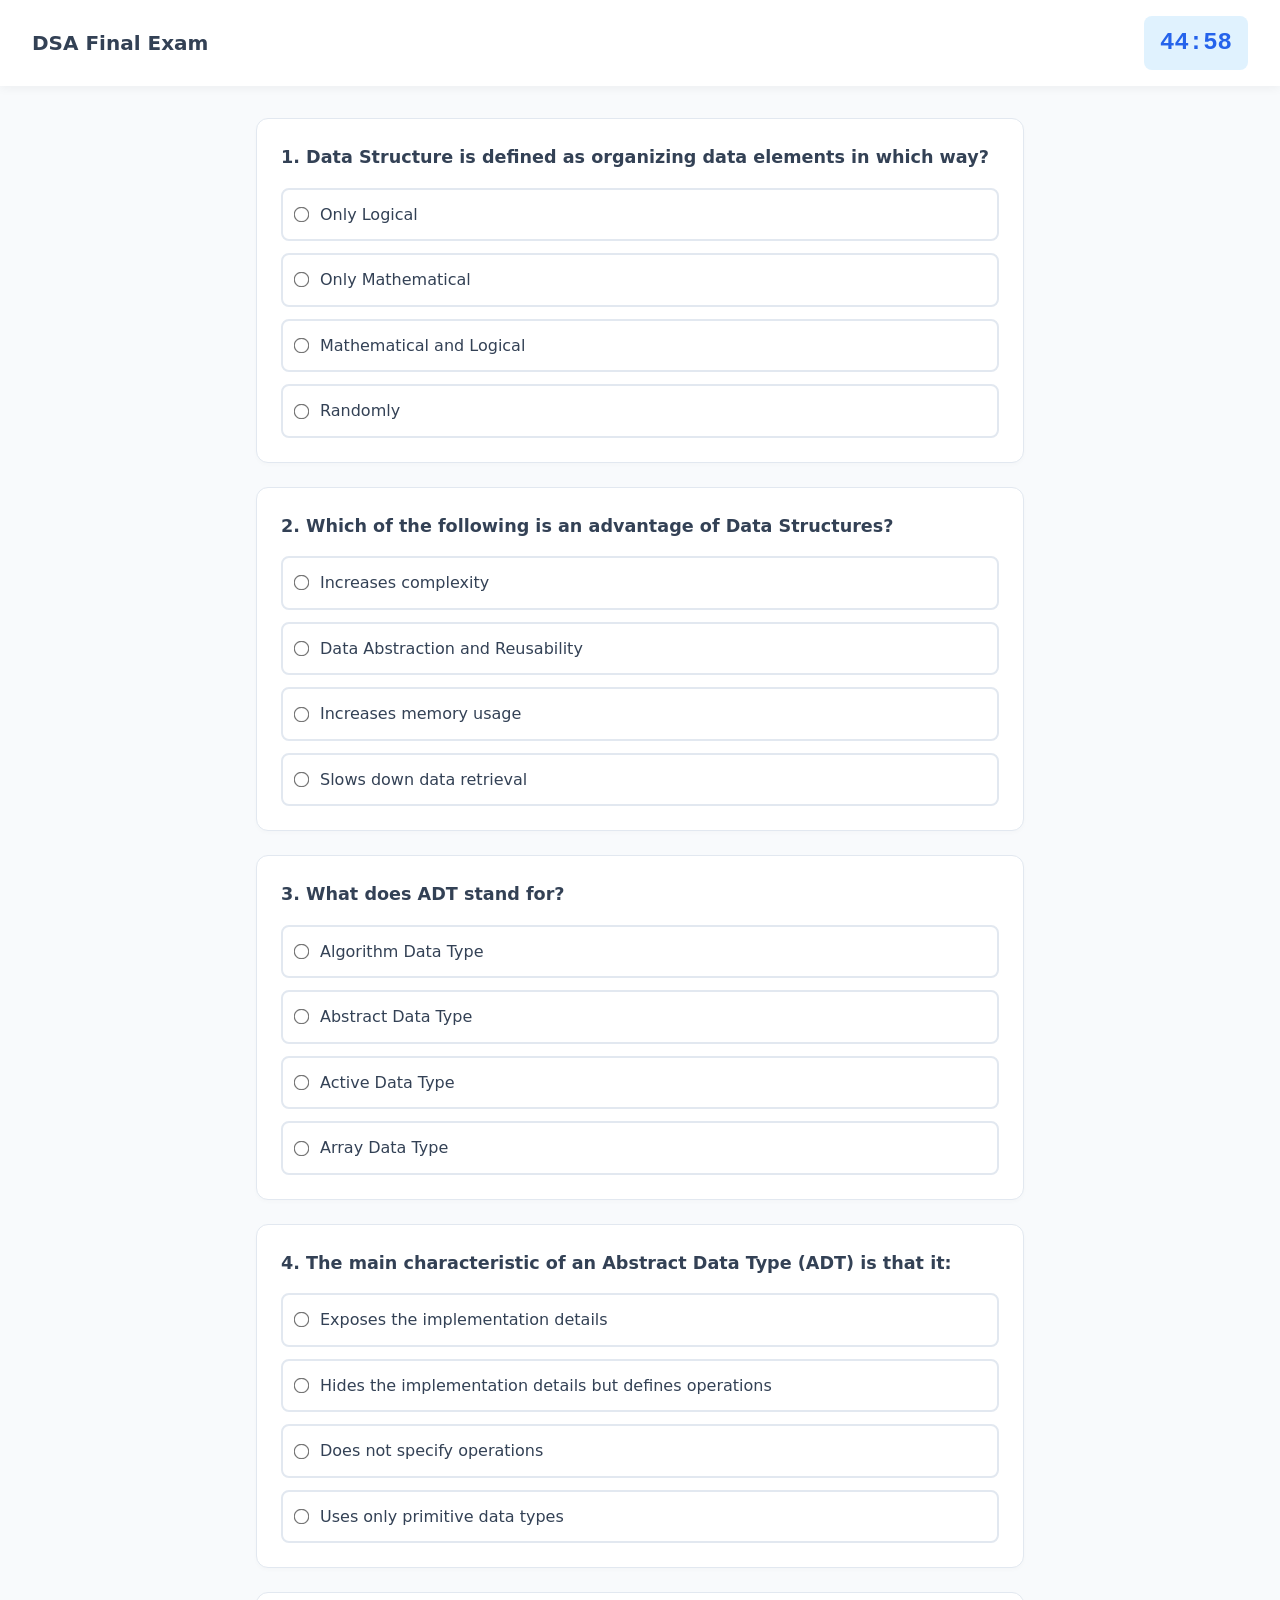
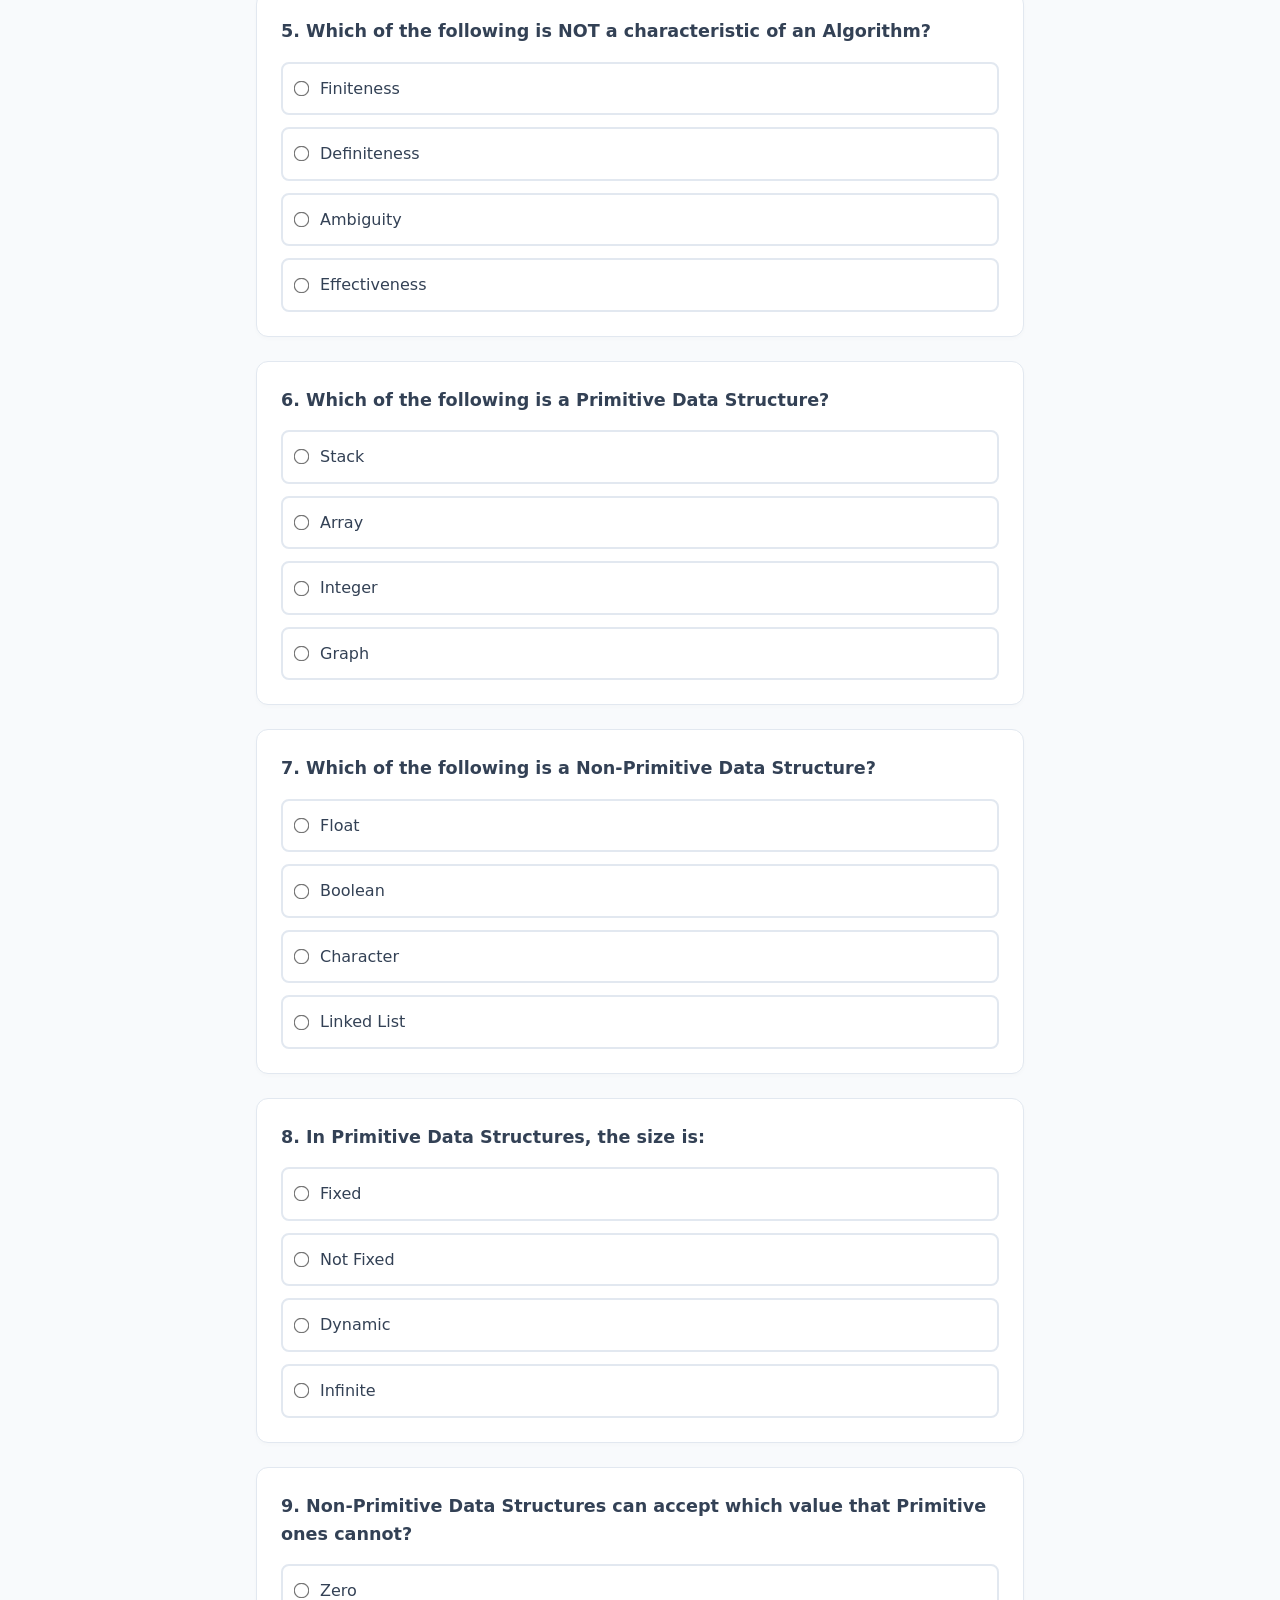
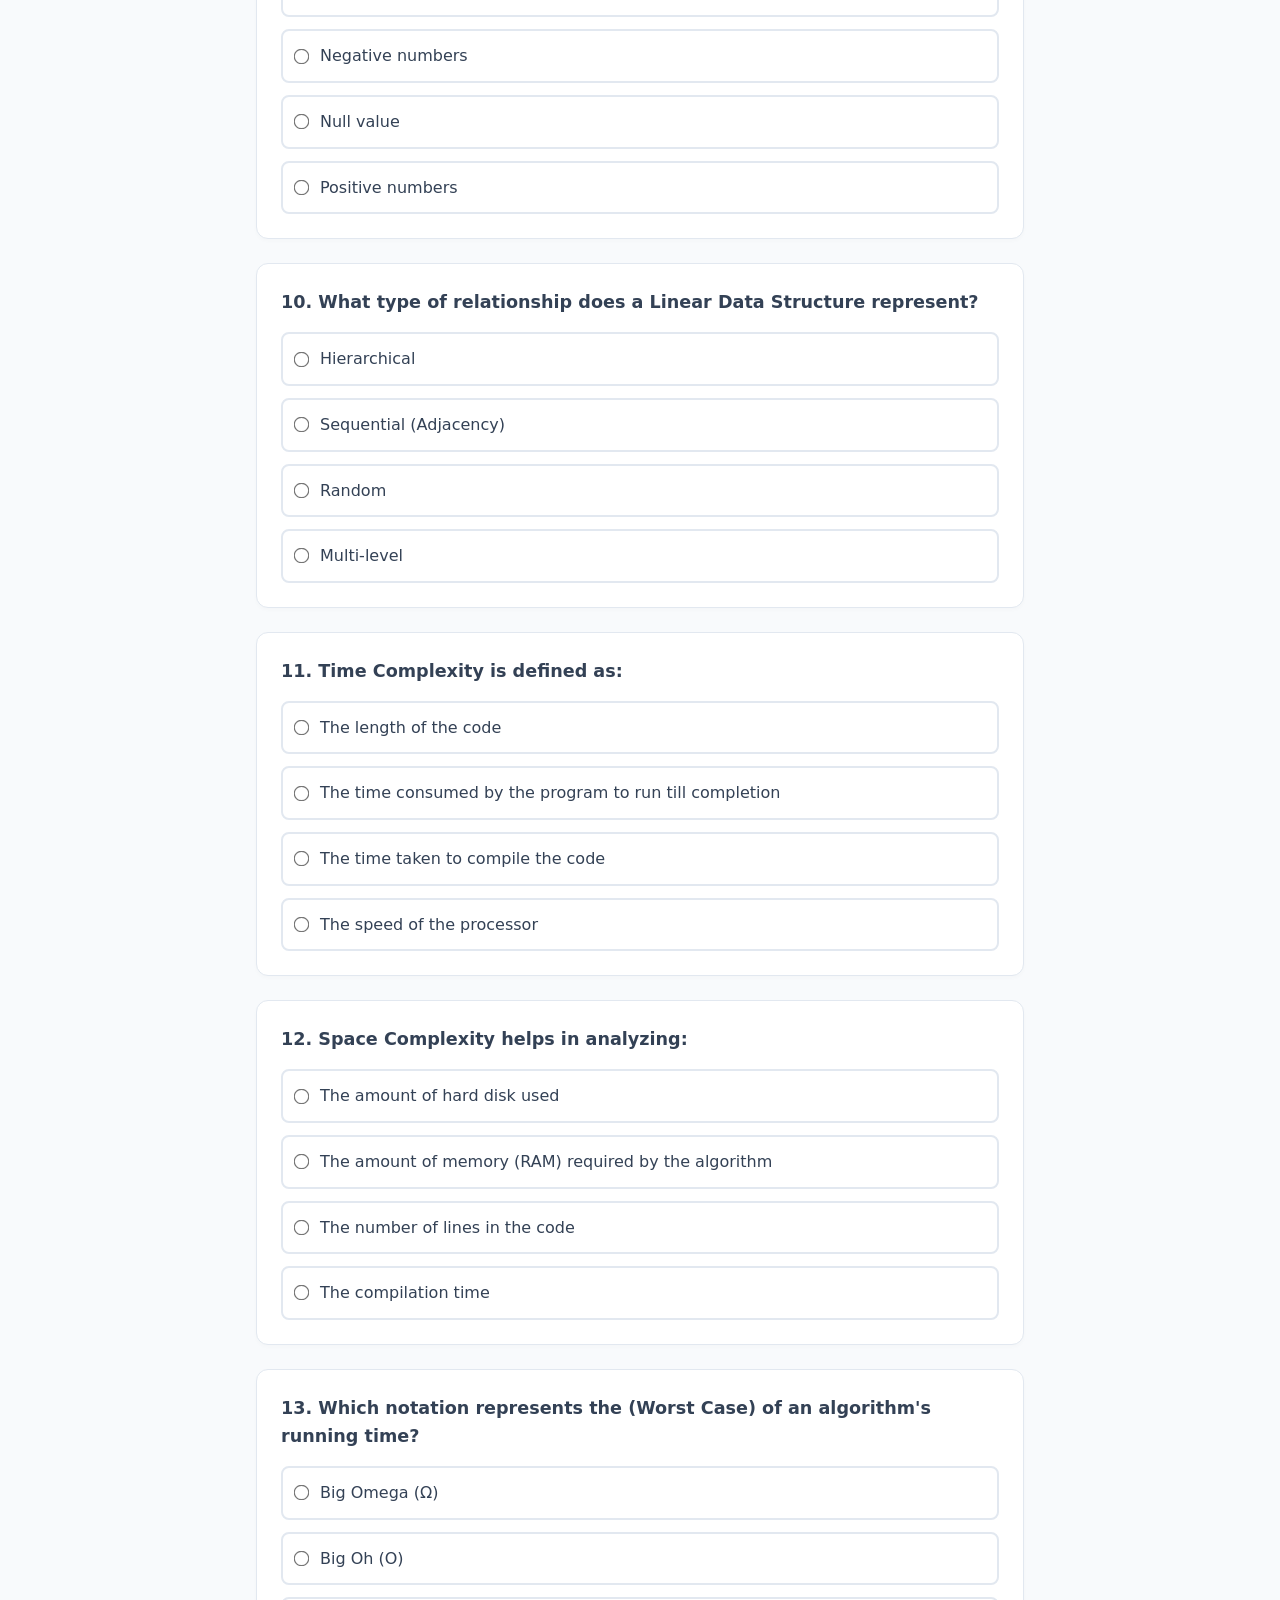
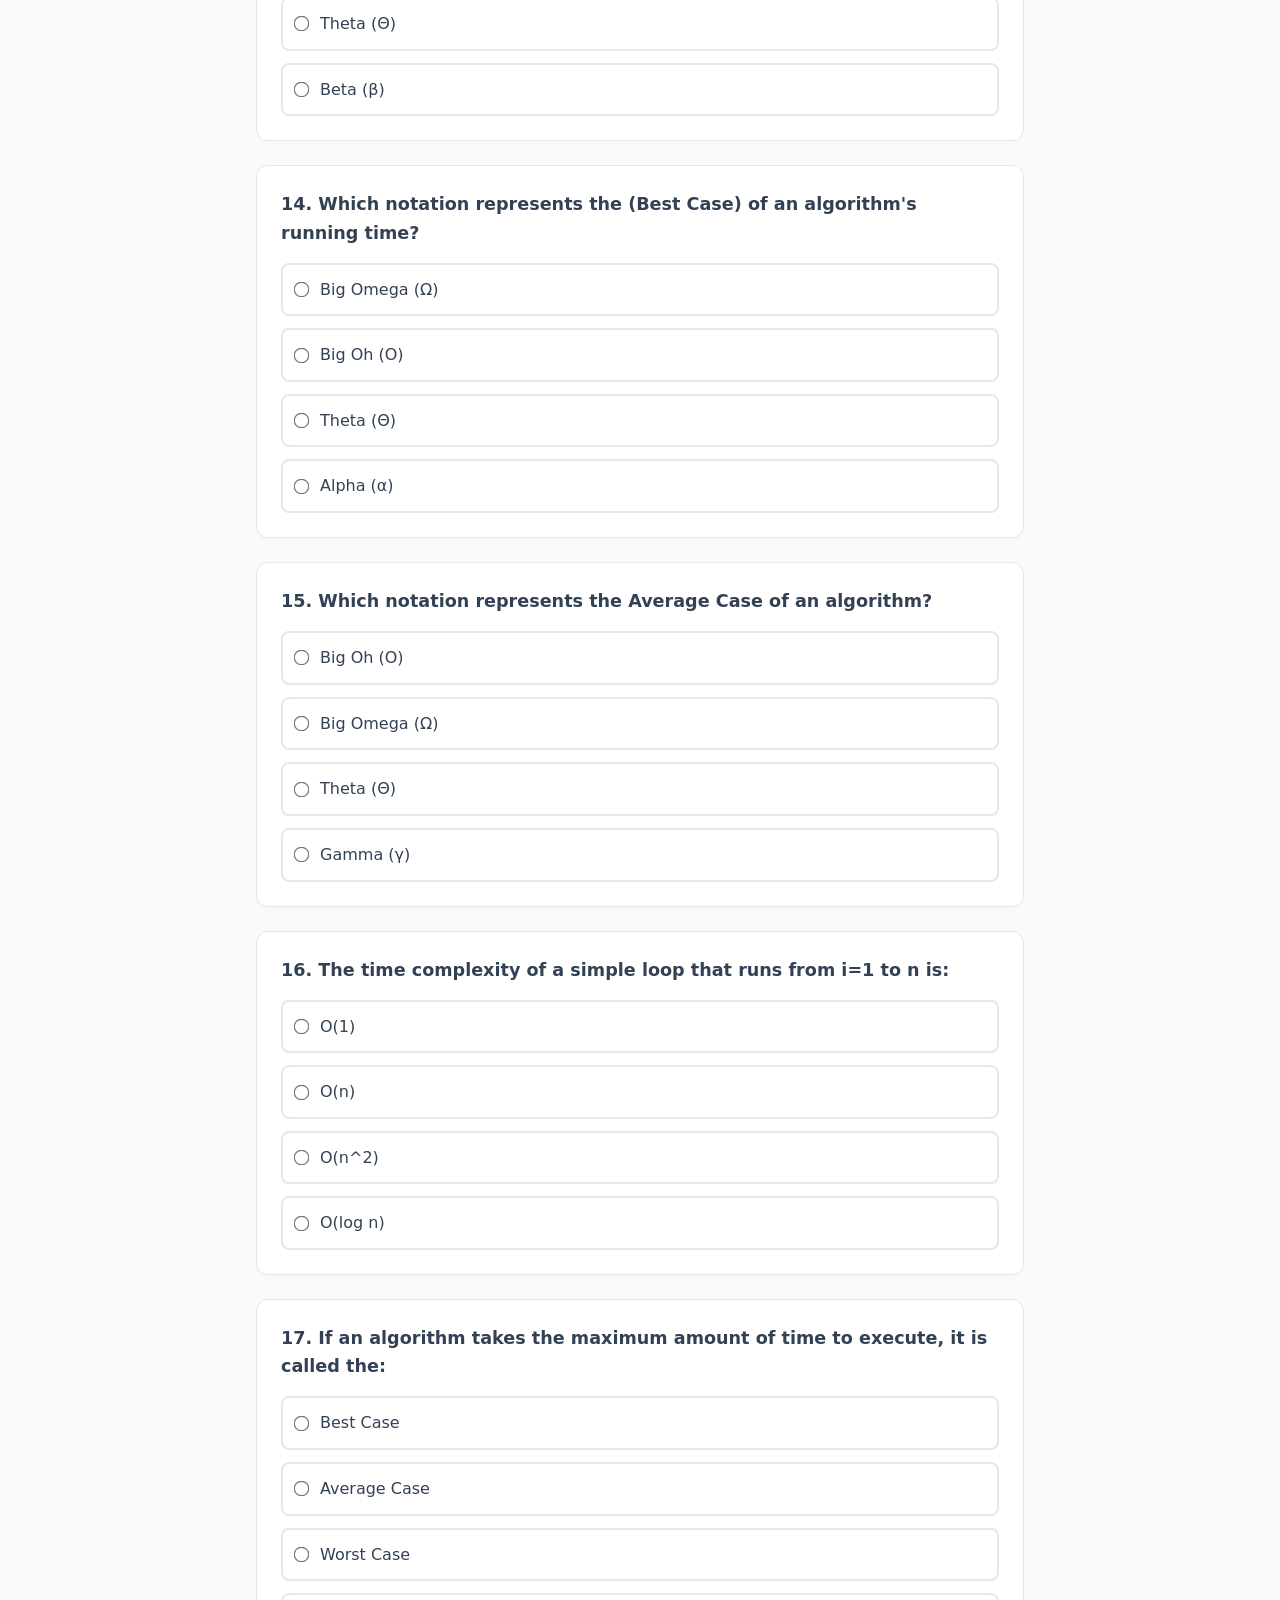
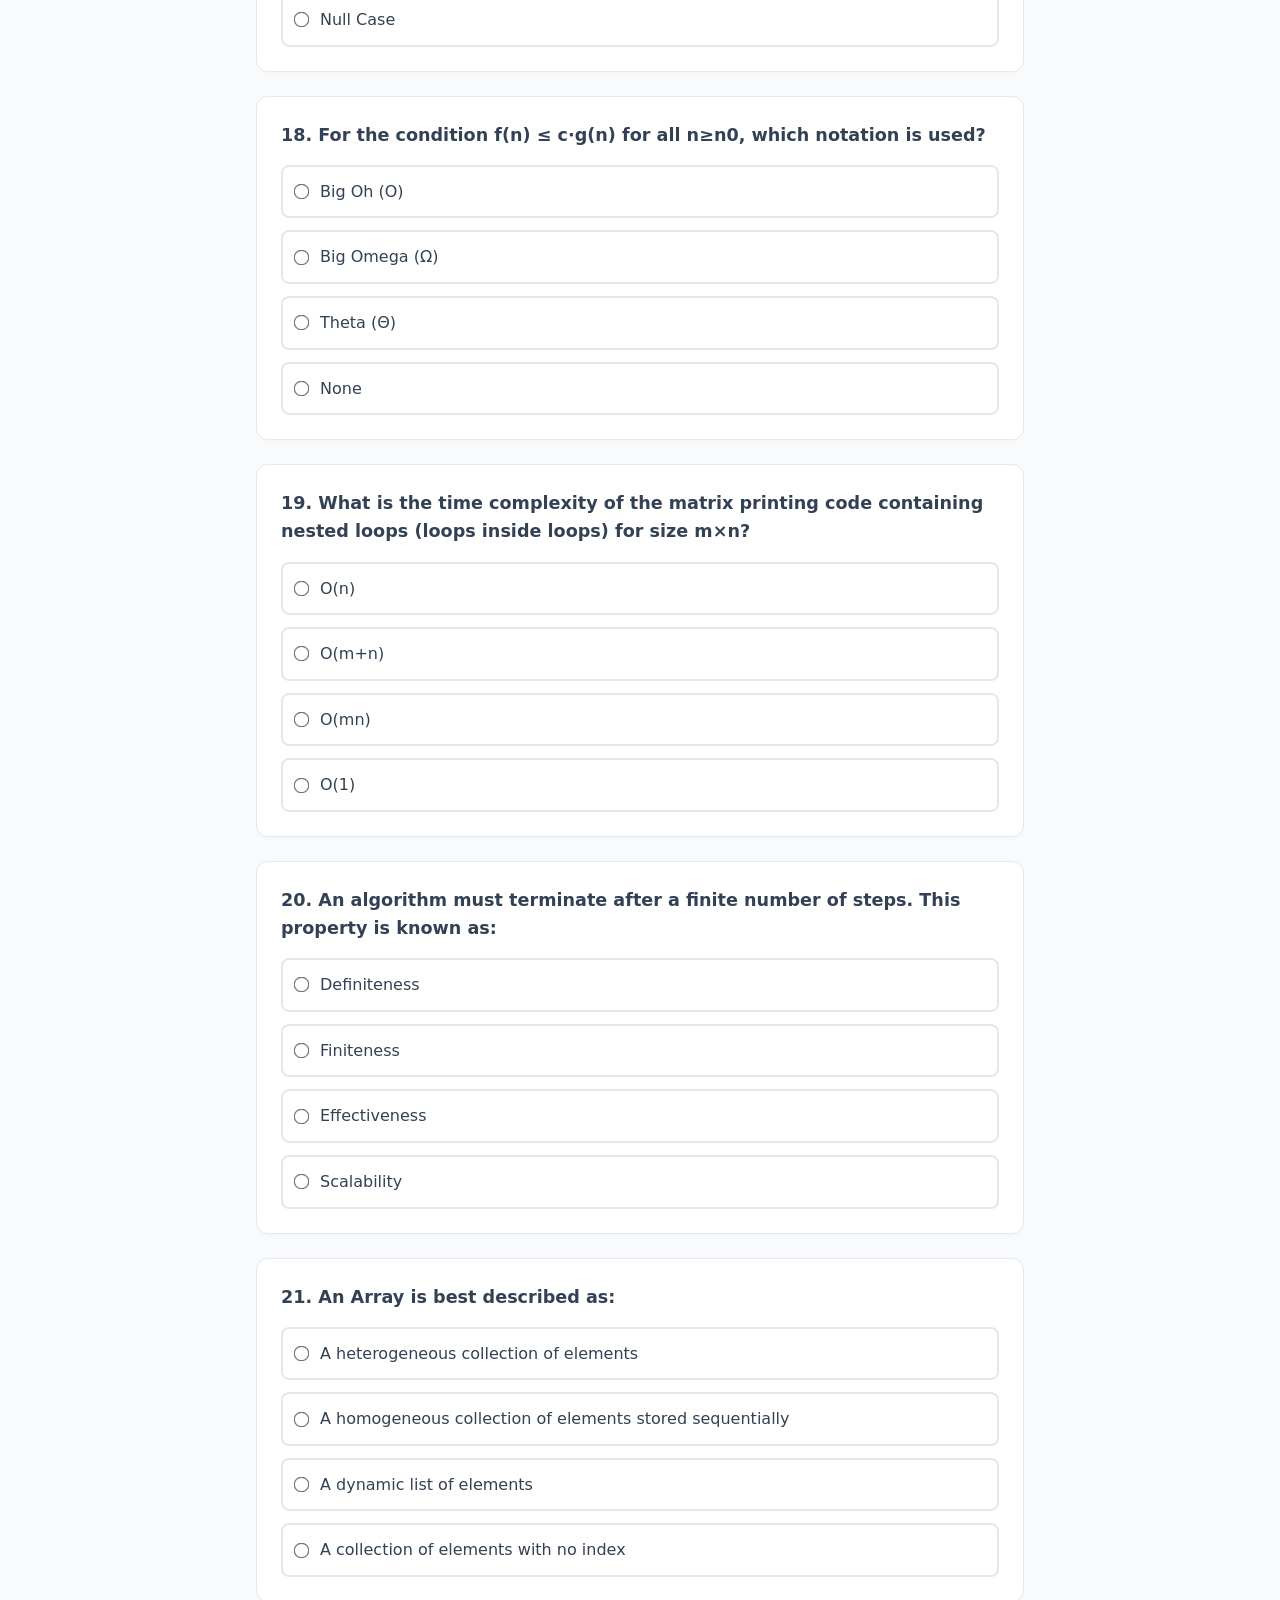
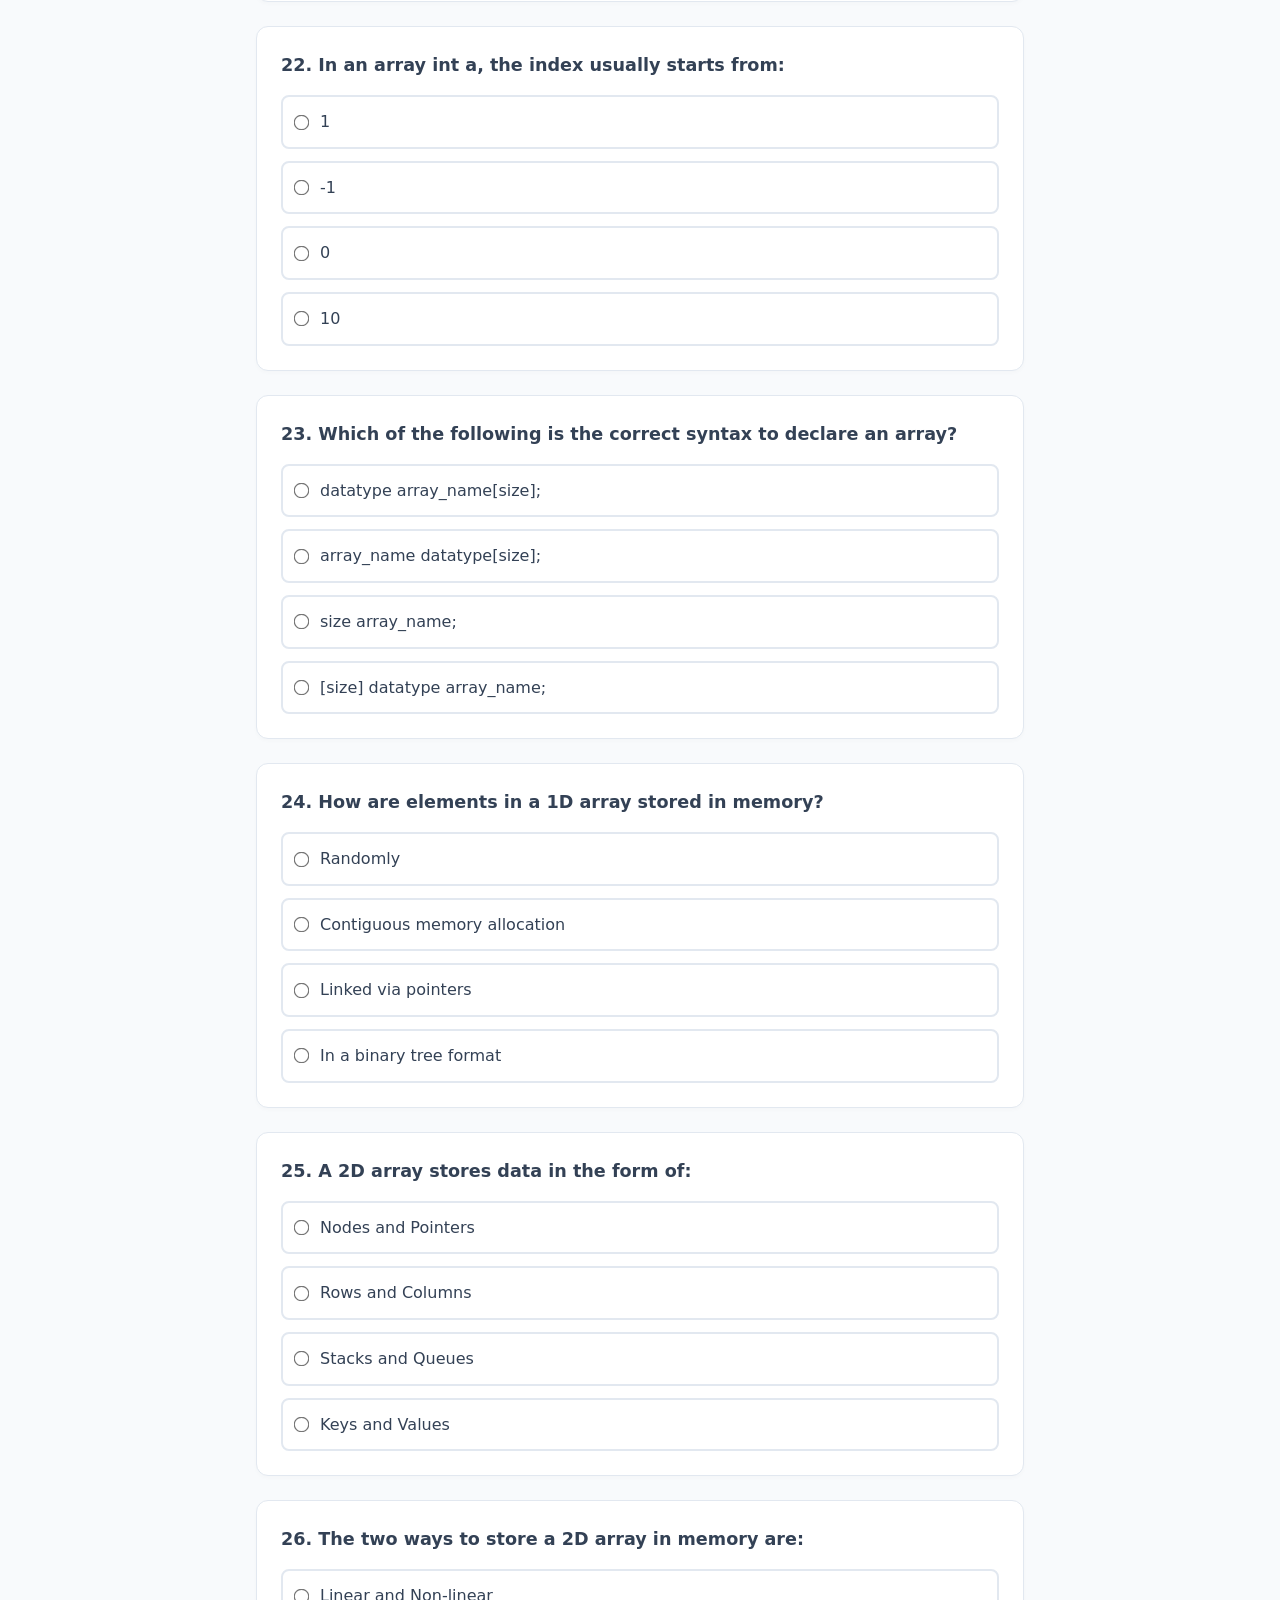
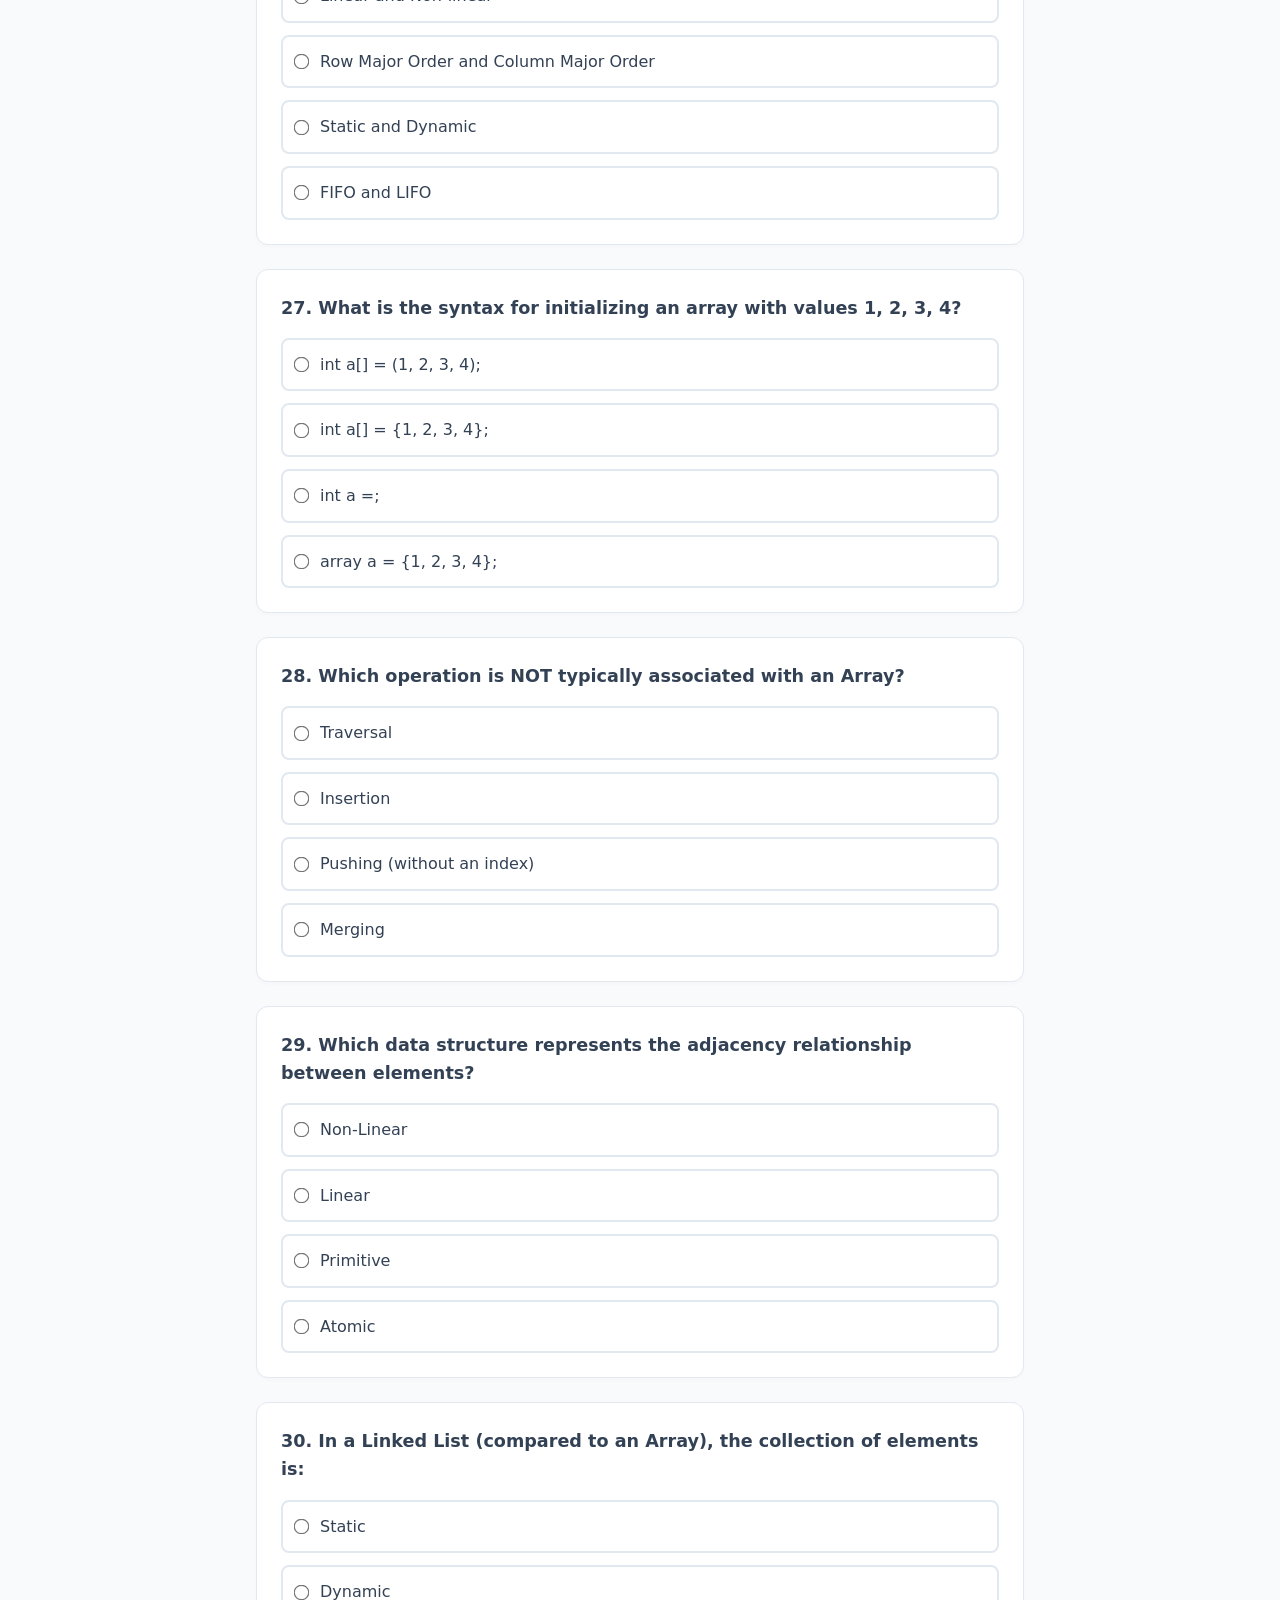
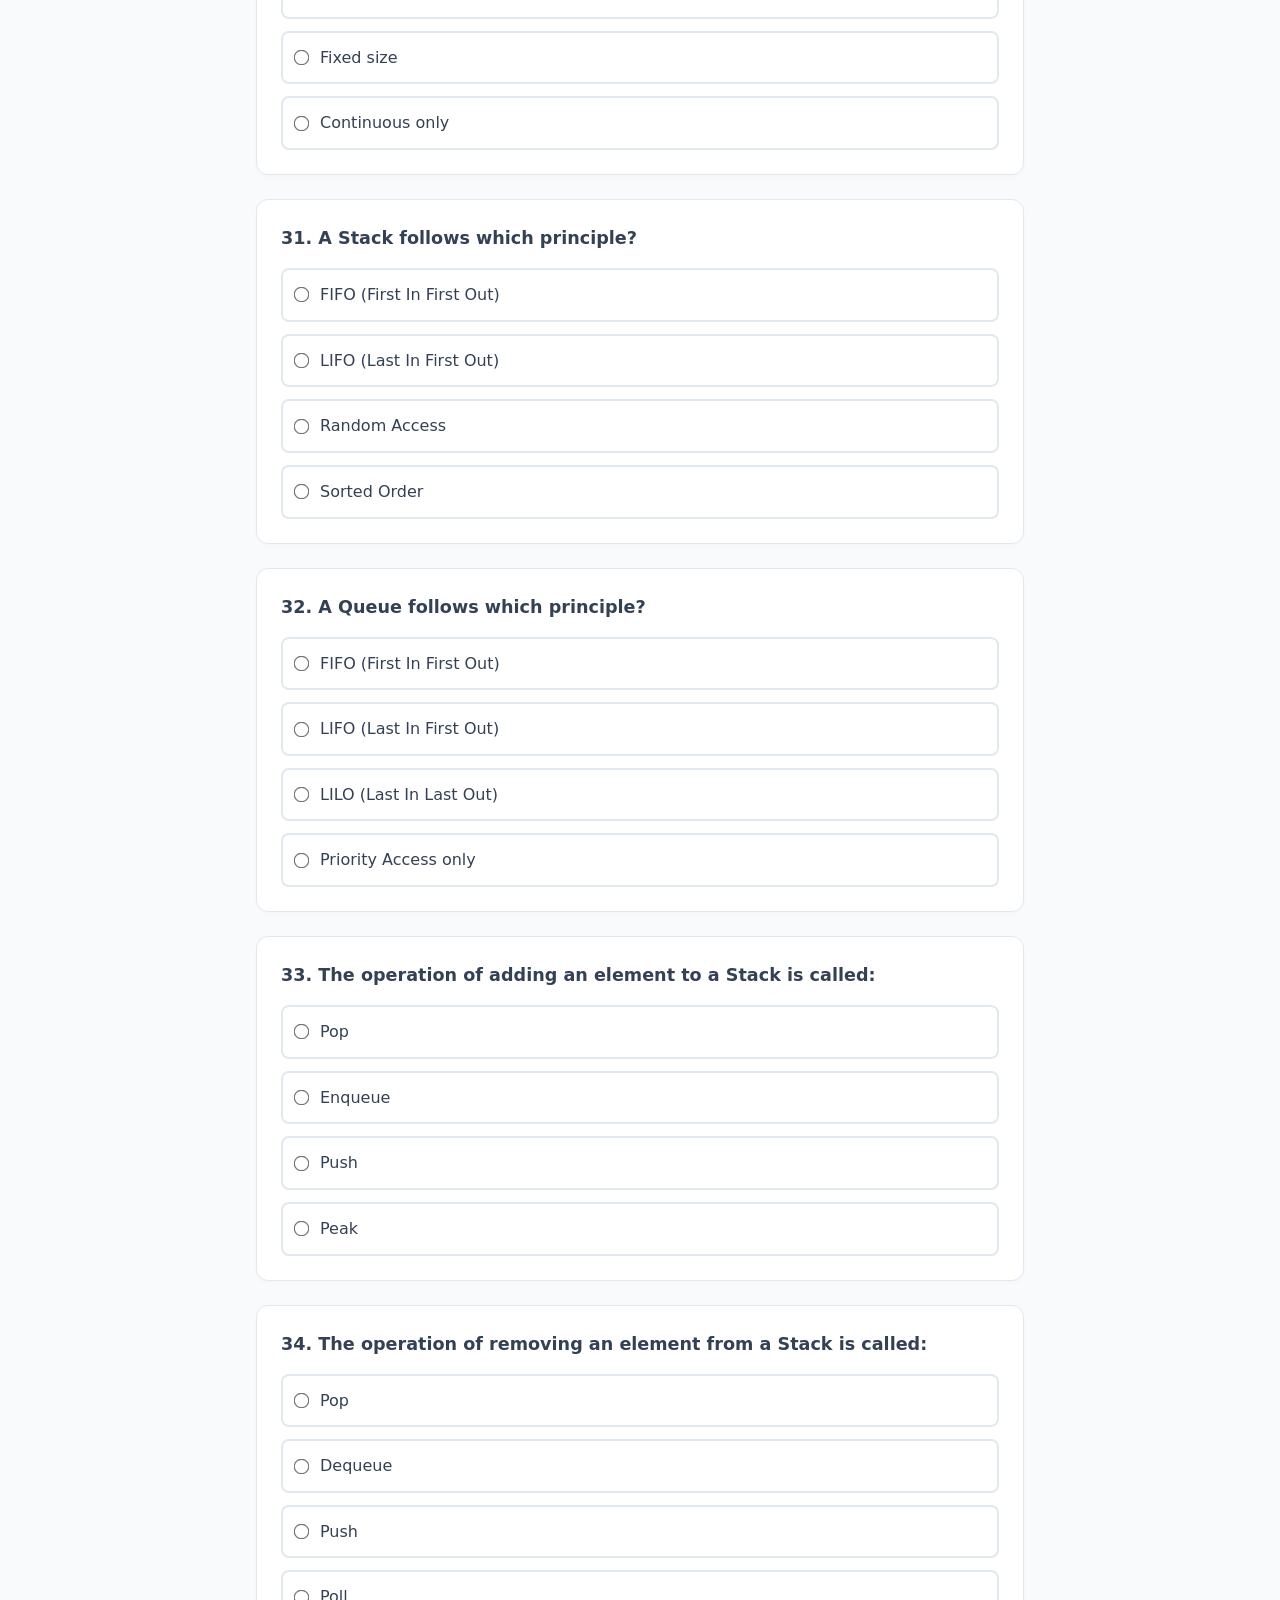
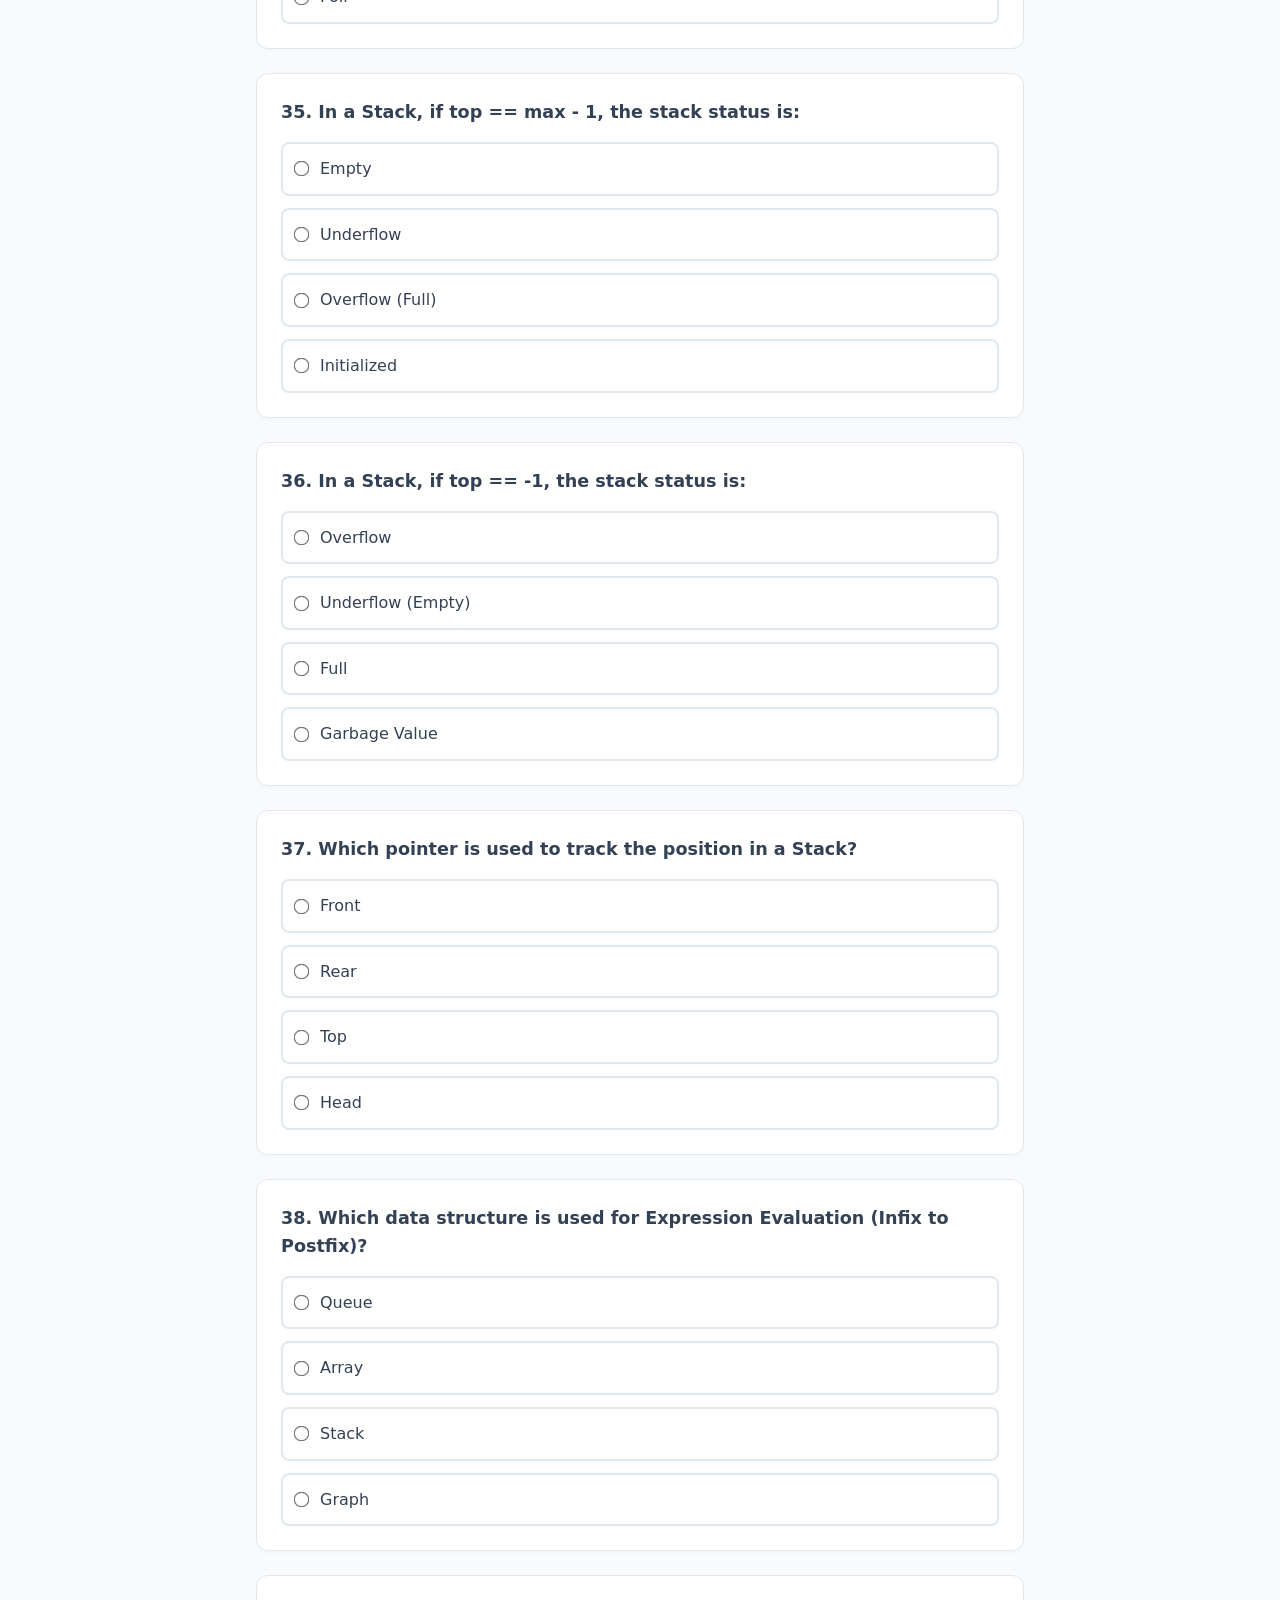
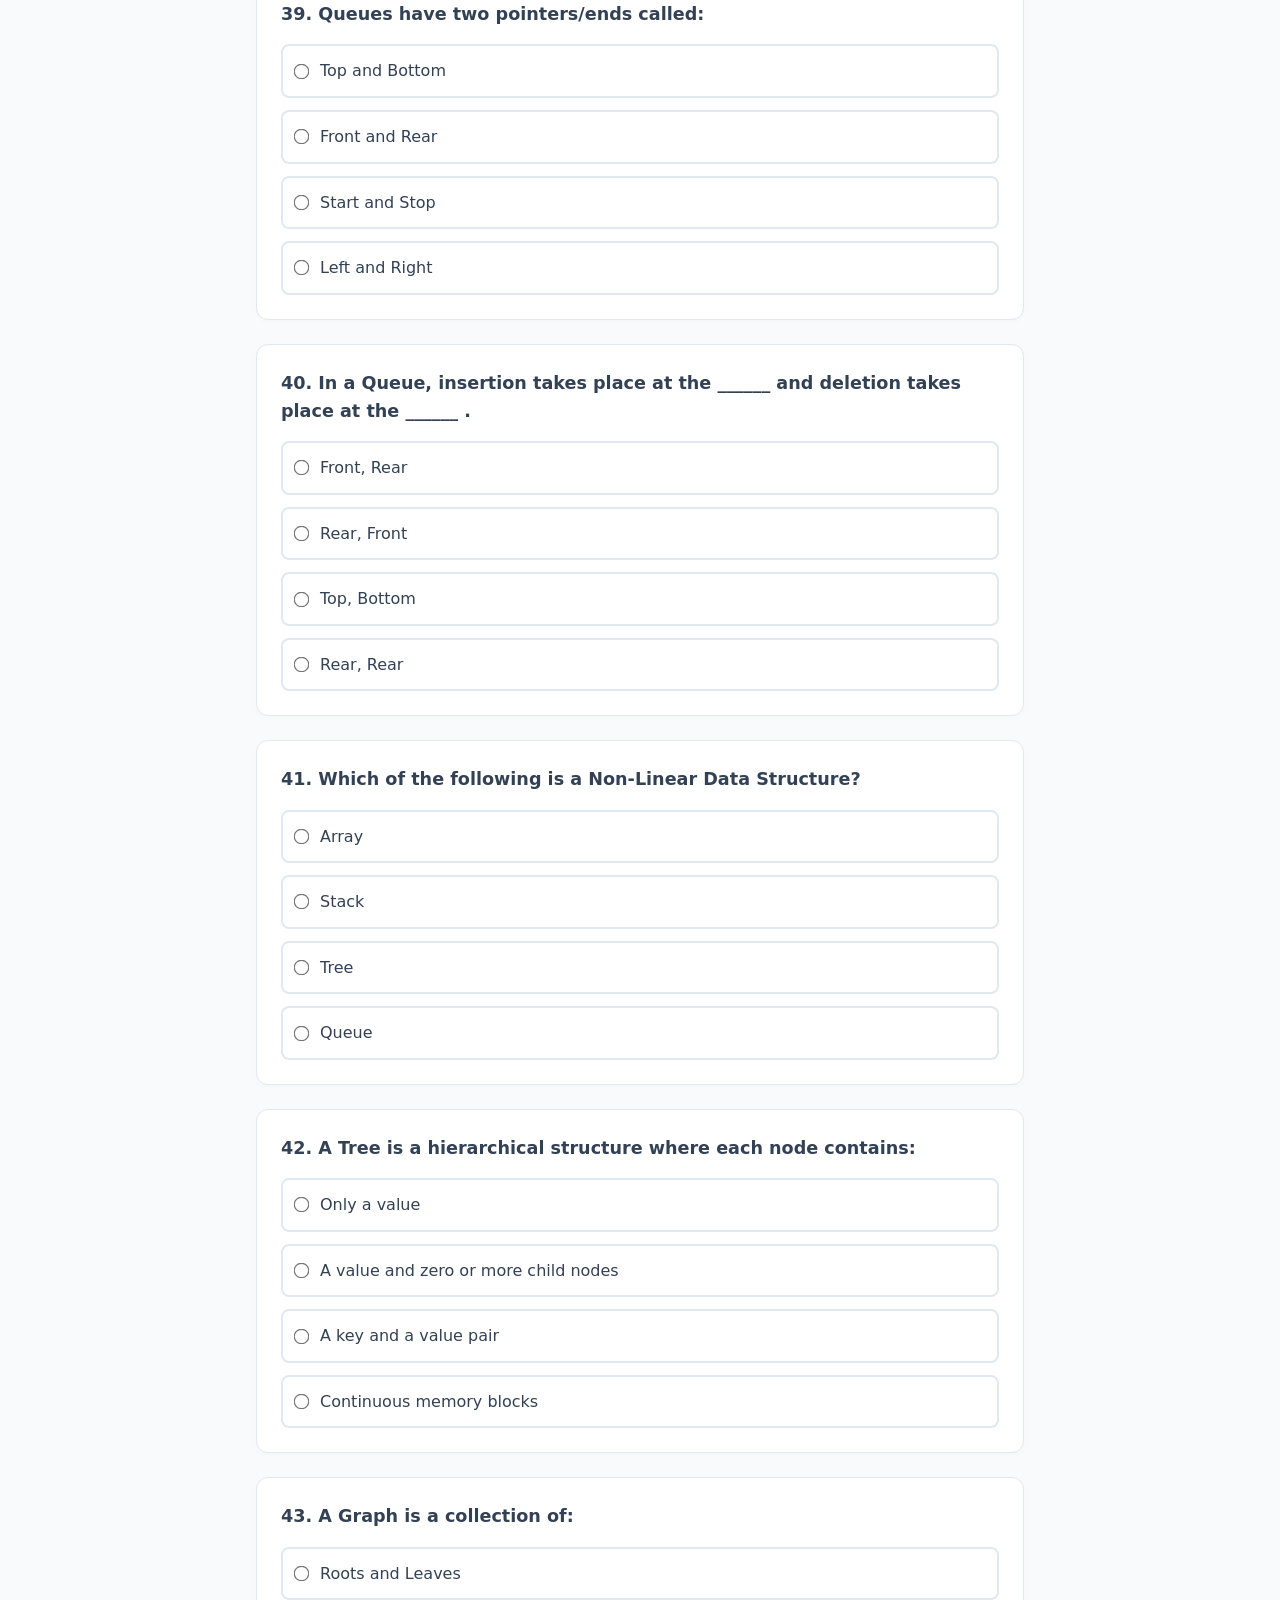
<file: index.html>
<!DOCTYPE html>
<html lang="en">
<head>
    <meta charset="UTF-8">
    <meta name="viewport" content="width=device-width, initial-scale=1.0">
    <title>Data Structures & Algorithms Exam</title>
    <style>
        :root {
            --primary-color: #2563eb;
            --text-color: #334155;
            --bg-color: #f8fafc;
            --card-bg: #ffffff;
            --success-color: #22c55e;
            --error-color: #ef4444;
        }

        * {
            box-sizing: border-box;
            margin: 0;
            padding: 0;
        }

        body {
            font-family: 'Segoe UI', system-ui, -apple-system, sans-serif;
            background-color: var(--bg-color);
            color: var(--text-color);
            line-height: 1.6;
            padding-bottom: 80px;
        }

        /* --- Sticky Header & Timer --- */
        header {
            background: var(--card-bg);
            padding: 1rem 2rem;
            position: sticky;
            top: 0;
            z-index: 100;
            box-shadow: 0 2px 10px rgba(0,0,0,0.05);
            display: flex;
            justify-content: space-between;
            align-items: center;
        }

        h1 {
            font-size: 1.25rem;
            font-weight: 600;
        }

        #timer {
            font-family: 'Courier New', monospace;
            font-size: 1.5rem;
            font-weight: 700;
            color: var(--primary-color);
            background: #e0f2fe;
            padding: 0.5rem 1rem;
            border-radius: 8px;
        }

        .timer-warning {
            color: #dc2626 !important;
            background: #fee2e2 !important;
            animation: pulse 1s infinite;
        }

        @keyframes pulse {
            0% { opacity: 1; }
            50% { opacity: 0.5; }
            100% { opacity: 1; }
        }

        /* --- Quiz Container --- */
        .container {
            max-width: 800px;
            margin: 2rem auto;
            padding: 0 1rem;
        }

        .question-card {
            background: var(--card-bg);
            padding: 1.5rem;
            margin-bottom: 1.5rem;
            border-radius: 12px;
            box-shadow: 0 2px 4px rgba(0,0,0,0.02);
            border: 1px solid #e2e8f0;
            transition: transform 0.2s;
        }

        .question-text {
            font-weight: 600;
            font-size: 1.1rem;
            margin-bottom: 1rem;
        }

        .options-grid {
            display: grid;
            gap: 0.75rem;
        }

        label {
            display: flex;
            align-items: center;
            padding: 0.75rem;
            border: 2px solid #e2e8f0;
            border-radius: 8px;
            cursor: pointer;
            transition: all 0.2s;
        }

        label:hover {
            border-color: var(--primary-color);
            background: #eff6ff;
        }

        input[type="radio"] {
            margin-right: 12px;
            transform: scale(1.2);
            accent-color: var(--primary-color);
        }

        /* --- Results Styling --- */
        .correct-answer {
            background-color: #dcfce7 !important;
            border-color: var(--success-color) !important;
            color: #14532d;
        }

        .wrong-answer {
            background-color: #fee2e2 !important;
            border-color: var(--error-color) !important;
            color: #7f1d1d;
        }

        .score-board {
            display: none; /* Hidden initially */
            background: var(--primary-color);
            color: white;
            padding: 2rem;
            border-radius: 12px;
            text-align: center;
            margin-bottom: 2rem;
        }

        .score-big {
            font-size: 3rem;
            font-weight: 800;
            display: block;
        }

        /* --- Footer/Submit --- */
        .submit-section {
            text-align: center;
            margin-top: 2rem;
        }

        button {
            background: var(--primary-color);
            color: white;
            border: none;
            padding: 1rem 3rem;
            font-size: 1.1rem;
            font-weight: 600;
            border-radius: 50px;
            cursor: pointer;
            box-shadow: 0 4px 12px rgba(37, 99, 235, 0.3);
            transition: transform 0.2s;
        }

        button:hover {
            transform: translateY(-2px);
            background: #1d4ed8;
        }

        button:disabled {
            background: #94a3b8;
            cursor: not-allowed;
            transform: none;
        }
    </style>
</head>
<body>

<header>
    <h1>DSA Final Exam</h1>
    <div id="timer">45:00</div>
</header>

<div class="container">
    <div id="result-area" class="score-board">
        <h2>Exam Completed!</h2>
        <span class="score-big" id="score-display">0 / 50</span>
        <p id="percentage-display">0%</p>
        <p style="margin-top:10px; opacity:0.9">Review your answers below.</p>
    </div>

    <form id="quiz-form">
        <div id="questions-container"></div>
        
        <div class="submit-section">
            <button type="submit" id="submit-btn">Submit Exam</button>
        </div>
    </form>
</div>

<script>
    // --- Configuration ---
    const TIME_LIMIT_MINUTES = 45;
    
    // --- Data Source (Parsed from your provided text) ---
    // Mapping: A=0, B=1, C=2, D=3
    const quizData = [
        // Section A
        { q: "1. Data Structure is defined as organizing data elements in which way?", options: ["Only Logical", "Only Mathematical", "Mathematical and Logical", "Randomly"], ans: 2 },
        { q: "2. Which of the following is an advantage of Data Structures?", options: ["Increases complexity", "Data Abstraction and Reusability", "Increases memory usage", "Slows down data retrieval"], ans: 1 },
        { q: "3. What does ADT stand for?", options: ["Algorithm Data Type", "Abstract Data Type", "Active Data Type", "Array Data Type"], ans: 1 },
        { q: "4. The main characteristic of an Abstract Data Type (ADT) is that it:", options: ["Exposes the implementation details", "Hides the implementation details but defines operations", "Does not specify operations", "Uses only primitive data types"], ans: 1 },
        { q: "5. Which of the following is NOT a characteristic of an Algorithm?", options: ["Finiteness", "Definiteness", "Ambiguity", "Effectiveness"], ans: 2 },
        { q: "6. Which of the following is a Primitive Data Structure?", options: ["Stack", "Array", "Integer", "Graph"], ans: 2 },
        { q: "7. Which of the following is a Non-Primitive Data Structure?", options: ["Float", "Boolean", "Character", "Linked List"], ans: 3 },
        { q: "8. In Primitive Data Structures, the size is:", options: ["Fixed", "Not Fixed", "Dynamic", "Infinite"], ans: 0 },
        { q: "9. Non-Primitive Data Structures can accept which value that Primitive ones cannot?", options: ["Zero", "Negative numbers", "Null value", "Positive numbers"], ans: 2 },
        { q: "10. What type of relationship does a Linear Data Structure represent?", options: ["Hierarchical", "Sequential (Adjacency)", "Random", "Multi-level"], ans: 1 },

        // Section B
        { q: "11. Time Complexity is defined as:", options: ["The length of the code", "The time consumed by the program to run till completion", "The time taken to compile the code", "The speed of the processor"], ans: 1 },
        { q: "12. Space Complexity helps in analyzing:", options: ["The amount of hard disk used", "The amount of memory (RAM) required by the algorithm", "The number of lines in the code", "The compilation time"], ans: 1 },
        { q: "13. Which notation represents the (Worst Case) of an algorithm's running time?", options: ["Big Omega (Ω)", "Big Oh (O)", "Theta (Θ)", "Beta (β)"], ans: 1 },
        { q: "14. Which notation represents the (Best Case) of an algorithm's running time?", options: ["Big Omega (Ω)", "Big Oh (O)", "Theta (Θ)", "Alpha (α)"], ans: 0 },
        { q: "15. Which notation represents the Average Case of an algorithm?", options: ["Big Oh (O)", "Big Omega (Ω)", "Theta (Θ)", "Gamma (γ)"], ans: 2 },
        { q: "16. The time complexity of a simple loop that runs from i=1 to n is:", options: ["O(1)", "O(n)", "O(n^2)", "O(log n)"], ans: 1 },
        { q: "17. If an algorithm takes the maximum amount of time to execute, it is called the:", options: ["Best Case", "Average Case", "Worst Case", "Null Case"], ans: 2 },
        { q: "18. For the condition f(n) ≤ c⋅g(n) for all n≥n0, which notation is used?", options: ["Big Oh (O)", "Big Omega (Ω)", "Theta (Θ)", "None"], ans: 0 },
        { q: "19. What is the time complexity of the matrix printing code containing nested loops (loops inside loops) for size m×n?", options: ["O(n)", "O(m+n)", "O(mn)", "O(1)"], ans: 2 },
        { q: "20. An algorithm must terminate after a finite number of steps. This property is known as:", options: ["Definiteness", "Finiteness", "Effectiveness", "Scalability"], ans: 1 },

        // Section C
        { q: "21. An Array is best described as:", options: ["A heterogeneous collection of elements", "A homogeneous collection of elements stored sequentially", "A dynamic list of elements", "A collection of elements with no index"], ans: 1 },
        { q: "22. In an array int a, the index usually starts from:", options: ["1", "-1", "0", "10"], ans: 2 },
        { q: "23. Which of the following is the correct syntax to declare an array?", options: ["datatype array_name[size];", "array_name datatype[size];", "size array_name;", "[size] datatype array_name;"], ans: 0 },
        { q: "24. How are elements in a 1D array stored in memory?", options: ["Randomly", "Contiguous memory allocation", "Linked via pointers", "In a binary tree format"], ans: 1 },
        { q: "25. A 2D array stores data in the form of:", options: ["Nodes and Pointers", "Rows and Columns", "Stacks and Queues", "Keys and Values"], ans: 1 },
        { q: "26. The two ways to store a 2D array in memory are:", options: ["Linear and Non-linear", "Row Major Order and Column Major Order", "Static and Dynamic", "FIFO and LIFO"], ans: 1 },
        { q: "27. What is the syntax for initializing an array with values 1, 2, 3, 4?", options: ["int a[] = (1, 2, 3, 4);", "int a[] = {1, 2, 3, 4};", "int a =;", "array a = {1, 2, 3, 4};"], ans: 1 },
        { q: "28. Which operation is NOT typically associated with an Array?", options: ["Traversal", "Insertion", "Pushing (without an index)", "Merging"], ans: 2 },
        { q: "29. Which data structure represents the adjacency relationship between elements?", options: ["Non-Linear", "Linear", "Primitive", "Atomic"], ans: 1 },
        { q: "30. In a Linked List (compared to an Array), the collection of elements is:", options: ["Static", "Dynamic", "Fixed size", "Continuous only"], ans: 1 },

        // Section D
        { q: "31. A Stack follows which principle?", options: ["FIFO (First In First Out)", "LIFO (Last In First Out)", "Random Access", "Sorted Order"], ans: 1 },
        { q: "32. A Queue follows which principle?", options: ["FIFO (First In First Out)", "LIFO (Last In First Out)", "LILO (Last In Last Out)", "Priority Access only"], ans: 0 },
        { q: "33. The operation of adding an element to a Stack is called:", options: ["Pop", "Enqueue", "Push", "Peak"], ans: 2 },
        { q: "34. The operation of removing an element from a Stack is called:", options: ["Pop", "Dequeue", "Push", "Poll"], ans: 0 },
        { q: "35. In a Stack, if top == max - 1, the stack status is:", options: ["Empty", "Underflow", "Overflow (Full)", "Initialized"], ans: 2 },
        { q: "36. In a Stack, if top == -1, the stack status is:", options: ["Overflow", "Underflow (Empty)", "Full", "Garbage Value"], ans: 1 },
        { q: "37. Which pointer is used to track the position in a Stack?", options: ["Front", "Rear", "Top", "Head"], ans: 2 },
        { q: "38. Which data structure is used for Expression Evaluation (Infix to Postfix)?", options: ["Queue", "Array", "Stack", "Graph"], ans: 2 },
        { q: "39. Queues have two pointers/ends called:", options: ["Top and Bottom", "Front and Rear", "Start and Stop", "Left and Right"], ans: 1 },
        { q: "40. In a Queue, insertion takes place at the ______ and deletion takes place at the ______ .", options: ["Front, Rear", "Rear, Front", "Top, Bottom", "Rear, Rear"], ans: 1 },

        // Section E
        { q: "41. Which of the following is a Non-Linear Data Structure?", options: ["Array", "Stack", "Tree", "Queue"], ans: 2 },
        { q: "42. A Tree is a hierarchical structure where each node contains:", options: ["Only a value", "A value and zero or more child nodes", "A key and a value pair", "Continuous memory blocks"], ans: 1 },
        { q: "43. A Graph is a collection of:", options: ["Roots and Leaves", "Vertices and Edges", "Rows and Columns", "Tops and Bottoms"], ans: 1 },
        { q: "44. Which Data Structure uses Key-Value pairs for efficient lookup?", options: ["Stack", "Hash Table", "Queue", "Linked List"], ans: 1 },
        { q: "45. Which of the following is an application of Recursion mentioned in the notes?", options: ["Sorting an Array", "Tower of Hanoi", "Database Management", "Web Search"], ans: 1 },
        { q: "46. Which data structure is suitable for 'Key-based' problems (e.g., Dictionary)?", options: ["Stack", "Queue", "Hash Table", "Array"], ans: 2 },
        { q: "47. Primitive data types are manipulated directly by:", options: ["The Compiler", "Machine Instructions", "High-level functions", "The User"], ans: 1 },
        { q: "48. In Algorithm analysis, the 'Input' characteristic means:", options: ["The algorithm produces at least one output", "The algorithm takes zero or more inputs", "The algorithm runs infinitely", "The algorithm must be ambiguous"], ans: 1 },
        { q: "49. 'Efficiency' in algorithms primarily refers to minimizing:", options: ["Code length", "Variable names", "Time and Space resources", "User interaction"], ans: 2 },
        { q: "50. Which Data Structure allows memory to be allocated dynamically (nodes connected via pointers)?", options: ["Array", "Primitive Integer", "Linked List", "Stack (Static implementation)"], ans: 2 }
    ];

    // --- Core Logic ---
    const container = document.getElementById('questions-container');
    const timerDisplay = document.getElementById('timer');
    const form = document.getElementById('quiz-form');
    let timerInterval;

    // 1. Render Quiz
    function renderQuiz() {
        quizData.forEach((item, index) => {
            const card = document.createElement('div');
            card.className = 'question-card';
            card.id = `q-card-${index}`;

            const qText = document.createElement('div');
            qText.className = 'question-text';
            qText.textContent = item.q;
            card.appendChild(qText);

            const grid = document.createElement('div');
            grid.className = 'options-grid';

            item.options.forEach((opt, optIndex) => {
                const label = document.createElement('label');
                label.id = `label-${index}-${optIndex}`;
                
                const input = document.createElement('input');
                input.type = 'radio';
                input.name = `question-${index}`;
                input.value = optIndex;
                
                label.appendChild(input);
                label.appendChild(document.createTextNode(opt));
                grid.appendChild(label);
            });

            card.appendChild(grid);
            container.appendChild(card);
        });
    }

    // 2. Timer Logic
    function startTimer(durationMinutes) {
        let time = durationMinutes * 60;
        
        timerInterval = setInterval(() => {
            const minutes = Math.floor(time / 60);
            const seconds = time % 60;

            timerDisplay.textContent = `${minutes}:${seconds < 10 ? '0' : ''}${seconds}`;

            if (time <= 300) { // Warning at 5 mins
                timerDisplay.classList.add('timer-warning');
            }

            if (time <= 0) {
                clearInterval(timerInterval);
                finishQuiz(true); // Force finish
            }
            time--;
        }, 1000);
    }

    // 3. Scoring Logic
    function finishQuiz(isTimeout = false) {
        clearInterval(timerInterval);
        const submitBtn = document.getElementById('submit-btn');
        submitBtn.disabled = true;
        submitBtn.textContent = isTimeout ? "Time's Up! Submitting..." : "Submitted";

        let score = 0;
        const total = quizData.length;

        quizData.forEach((item, index) => {
            const selected = document.querySelector(`input[name="question-${index}"]:checked`);
            const card = document.getElementById(`q-card-${index}`);
            const correctIndex = item.ans;
            
            // Highlight Correct Answer visually
            const correctLabel = document.getElementById(`label-${index}-${correctIndex}`);
            correctLabel.classList.add('correct-answer');

            if (selected) {
                const userVal = parseInt(selected.value);
                if (userVal === correctIndex) {
                    score++;
                    // Optional: add checkmark icon
                } else {
                    // Highlight Wrong Answer
                    const wrongLabel = document.getElementById(`label-${index}-${userVal}`);
                    wrongLabel.classList.add('wrong-answer');
                }
            } else {
                // Unanswered - visually mark as missed (optional, sticking to minimal)
                card.style.borderLeft = "5px solid #fbbf24"; // Yellow border for skipped
            }
        });

        // Show Results
        const resultArea = document.getElementById('result-area');
        document.getElementById('score-display').textContent = `${score} / ${total}`;
        document.getElementById('percentage-display').textContent = `${Math.round((score/total)*100)}%`;
        resultArea.style.display = 'block';

        // Scroll to top to see score
        window.scrollTo({ top: 0, behavior: 'smooth' });
    }

    // Event Listeners
    form.addEventListener('submit', (e) => {
        e.preventDefault();
        if(confirm("Are you sure you want to submit?")) {
            finishQuiz();
        }
    });

    // Initialize
    renderQuiz();
    startTimer(TIME_LIMIT_MINUTES);

</script>

</body>
</html>
</file>
